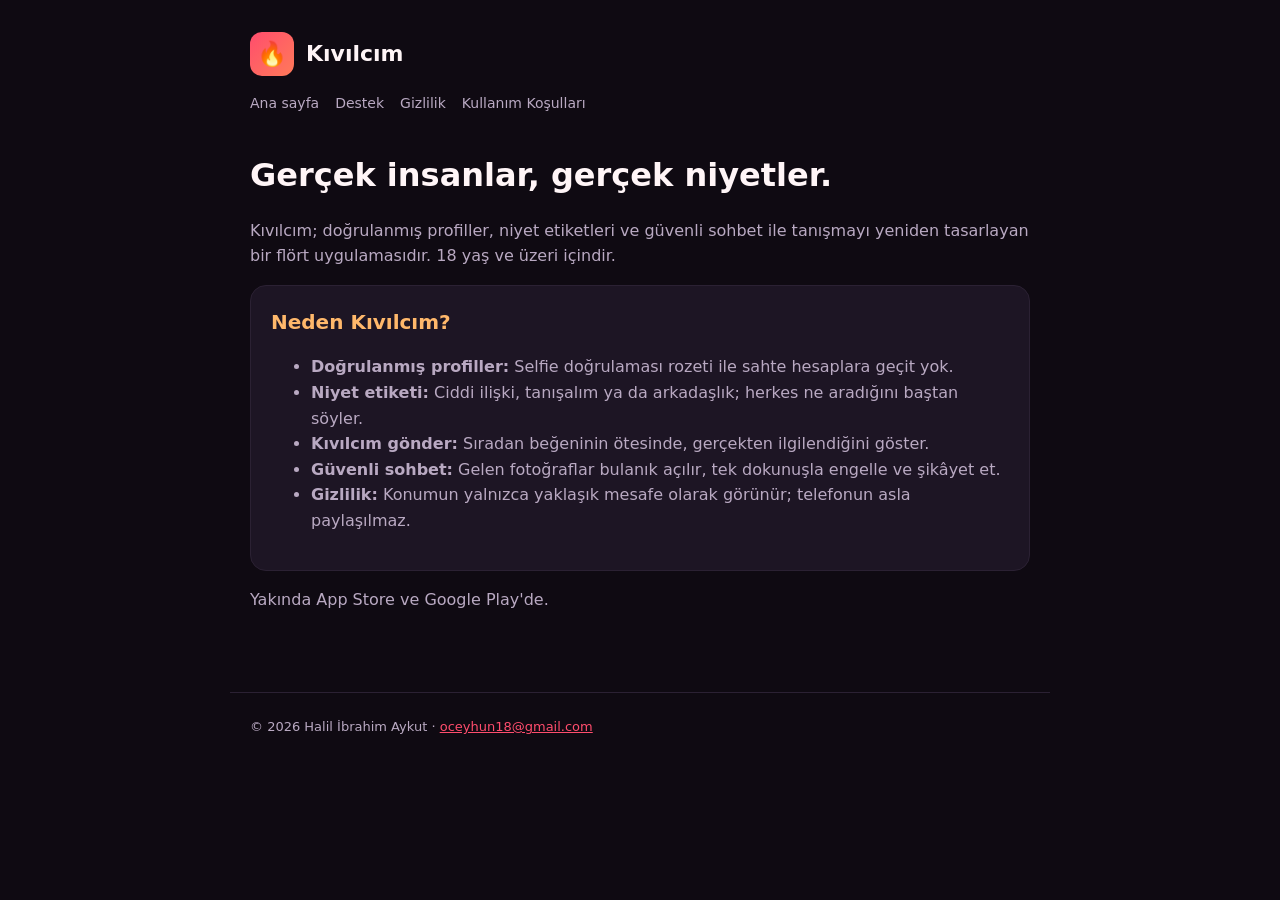
<file: index.html>
<!doctype html>
<html lang="tr">
<head>
<meta charset="utf-8">
<meta name="viewport" content="width=device-width,initial-scale=1">
<title>Kıvılcım — Gerçek insanlar, gerçek niyetler</title>
<meta name="description" content="Kıvılcım: doğrulanmış profillerle güvenli flört uygulaması. Türkiye odaklı, 18+.">
<link rel="stylesheet" href="style.css">
</head>
<body>
<header>
  <div class="brand"><div class="logo">🔥</div><strong>Kıvılcım</strong></div>
  <nav><a href="index.html">Ana sayfa</a><a href="destek.html">Destek</a><a href="gizlilik.html">Gizlilik</a><a href="kosullar.html">Kullanım Koşulları</a></nav>
</header>
<main>
  <h1>Gerçek insanlar, gerçek niyetler.</h1>
  <p>Kıvılcım; doğrulanmış profiller, niyet etiketleri ve güvenli sohbet ile tanışmayı yeniden tasarlayan bir flört uygulamasıdır. 18 yaş ve üzeri içindir.</p>
  <div class="card">
    <h2 style="margin-top:0">Neden Kıvılcım?</h2>
    <ul>
      <li><strong>Doğrulanmış profiller:</strong> Selfie doğrulaması rozeti ile sahte hesaplara geçit yok.</li>
      <li><strong>Niyet etiketi:</strong> Ciddi ilişki, tanışalım ya da arkadaşlık; herkes ne aradığını baştan söyler.</li>
      <li><strong>Kıvılcım gönder:</strong> Sıradan beğeninin ötesinde, gerçekten ilgilendiğini göster.</li>
      <li><strong>Güvenli sohbet:</strong> Gelen fotoğraflar bulanık açılır, tek dokunuşla engelle ve şikâyet et.</li>
      <li><strong>Gizlilik:</strong> Konumun yalnızca yaklaşık mesafe olarak görünür; telefonun asla paylaşılmaz.</li>
    </ul>
  </div>
  <p>Yakında App Store ve Google Play'de.</p>
</main>
<footer>© 2026 Halil İbrahim Aykut · <a href="mailto:oceyhun18@gmail.com">oceyhun18@gmail.com</a></footer>
</body>
</html>
</file>
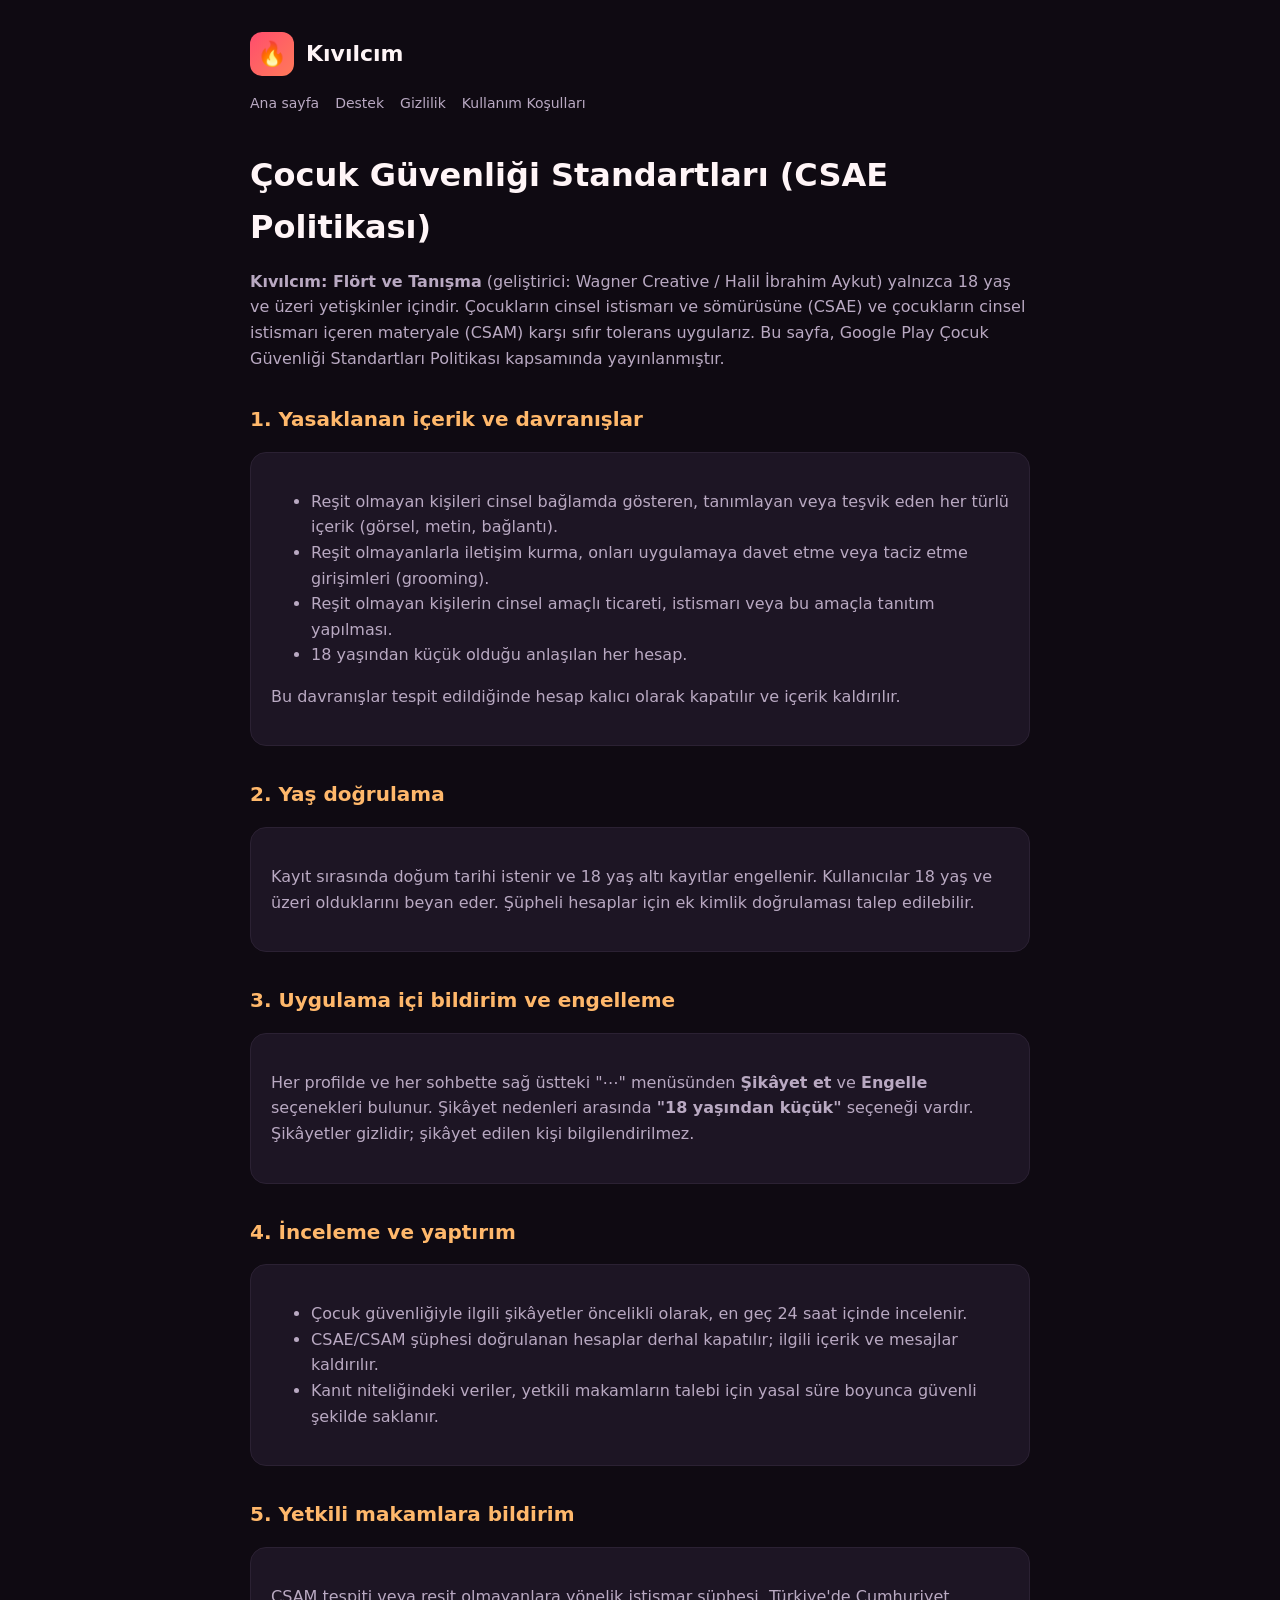
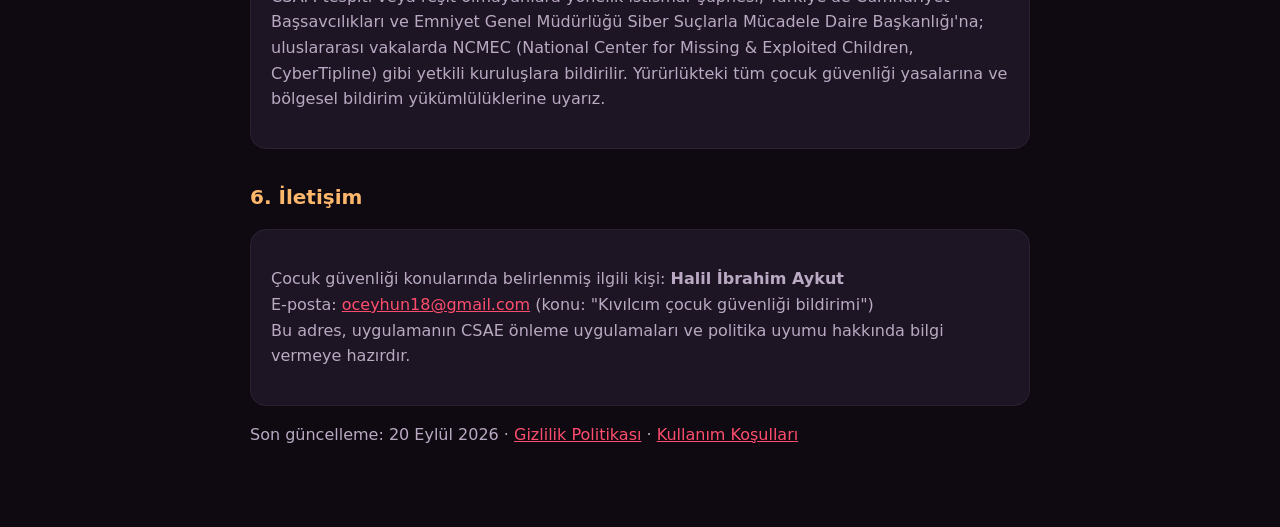
<file: cocuk-guvenligi.html>
<!doctype html>
<html lang="tr">
<head>
<meta charset="utf-8">
<meta name="viewport" content="width=device-width,initial-scale=1">
<title>Kıvılcım — Çocuk Güvenliği Standartları</title>
<link rel="stylesheet" href="style.css">
</head>
<body>
<header>
  <div class="brand"><div class="logo">🔥</div><strong>Kıvılcım</strong></div>
  <nav><a href="index.html">Ana sayfa</a><a href="destek.html">Destek</a><a href="gizlilik.html">Gizlilik</a><a href="kosullar.html">Kullanım Koşulları</a></nav>
</header>
<main>
  <h1>Çocuk Güvenliği Standartları (CSAE Politikası)</h1>
  <p><strong>Kıvılcım: Flört ve Tanışma</strong> (geliştirici: Wagner Creative / Halil İbrahim Aykut) yalnızca 18 yaş ve üzeri yetişkinler içindir. Çocukların cinsel istismarı ve sömürüsüne (CSAE) ve çocukların cinsel istismarı içeren materyale (CSAM) karşı sıfır tolerans uygularız. Bu sayfa, Google Play Çocuk Güvenliği Standartları Politikası kapsamında yayınlanmıştır.</p>

  <h2>1. Yasaklanan içerik ve davranışlar</h2>
  <div class="card">
    <ul>
      <li>Reşit olmayan kişileri cinsel bağlamda gösteren, tanımlayan veya teşvik eden her türlü içerik (görsel, metin, bağlantı).</li>
      <li>Reşit olmayanlarla iletişim kurma, onları uygulamaya davet etme veya taciz etme girişimleri (grooming).</li>
      <li>Reşit olmayan kişilerin cinsel amaçlı ticareti, istismarı veya bu amaçla tanıtım yapılması.</li>
      <li>18 yaşından küçük olduğu anlaşılan her hesap.</li>
    </ul>
    <p>Bu davranışlar tespit edildiğinde hesap kalıcı olarak kapatılır ve içerik kaldırılır.</p>
  </div>

  <h2>2. Yaş doğrulama</h2>
  <div class="card">
    <p>Kayıt sırasında doğum tarihi istenir ve 18 yaş altı kayıtlar engellenir. Kullanıcılar 18 yaş ve üzeri olduklarını beyan eder. Şüpheli hesaplar için ek kimlik doğrulaması talep edilebilir.</p>
  </div>

  <h2>3. Uygulama içi bildirim ve engelleme</h2>
  <div class="card">
    <p>Her profilde ve her sohbette sağ üstteki "⋯" menüsünden <strong>Şikâyet et</strong> ve <strong>Engelle</strong> seçenekleri bulunur. Şikâyet nedenleri arasında <strong>"18 yaşından küçük"</strong> seçeneği vardır. Şikâyetler gizlidir; şikâyet edilen kişi bilgilendirilmez.</p>
  </div>

  <h2>4. İnceleme ve yaptırım</h2>
  <div class="card">
    <ul>
      <li>Çocuk güvenliğiyle ilgili şikâyetler öncelikli olarak, en geç 24 saat içinde incelenir.</li>
      <li>CSAE/CSAM şüphesi doğrulanan hesaplar derhal kapatılır; ilgili içerik ve mesajlar kaldırılır.</li>
      <li>Kanıt niteliğindeki veriler, yetkili makamların talebi için yasal süre boyunca güvenli şekilde saklanır.</li>
    </ul>
  </div>

  <h2>5. Yetkili makamlara bildirim</h2>
  <div class="card">
    <p>CSAM tespiti veya reşit olmayanlara yönelik istismar şüphesi, Türkiye'de Cumhuriyet Başsavcılıkları ve Emniyet Genel Müdürlüğü Siber Suçlarla Mücadele Daire Başkanlığı'na; uluslararası vakalarda NCMEC (National Center for Missing & Exploited Children, CyberTipline) gibi yetkili kuruluşlara bildirilir. Yürürlükteki tüm çocuk güvenliği yasalarına ve bölgesel bildirim yükümlülüklerine uyarız.</p>
  </div>

  <h2>6. İletişim</h2>
  <div class="card">
    <p>Çocuk güvenliği konularında belirlenmiş ilgili kişi: <strong>Halil İbrahim Aykut</strong><br>
    E-posta: <a href="mailto:oceyhun18@gmail.com?subject=K%C4%B1v%C4%B1lc%C4%B1m%20%C3%A7ocuk%20g%C3%BCvenli%C4%9Fi%20bildirimi">oceyhun18@gmail.com</a> (konu: "Kıvılcım çocuk güvenliği bildirimi")<br>
    Bu adres, uygulamanın CSAE önleme uygulamaları ve politika uyumu hakkında bilgi vermeye hazırdır.</p>
  </div>

  <p>Son güncelleme: 20 Eylül 2026 · <a href="gizlilik.html">Gizlilik Politikası</a> · <a href="kosullar.html">Kullanım Koşulları</a></p>
</main>
</body>
</html>
</file>
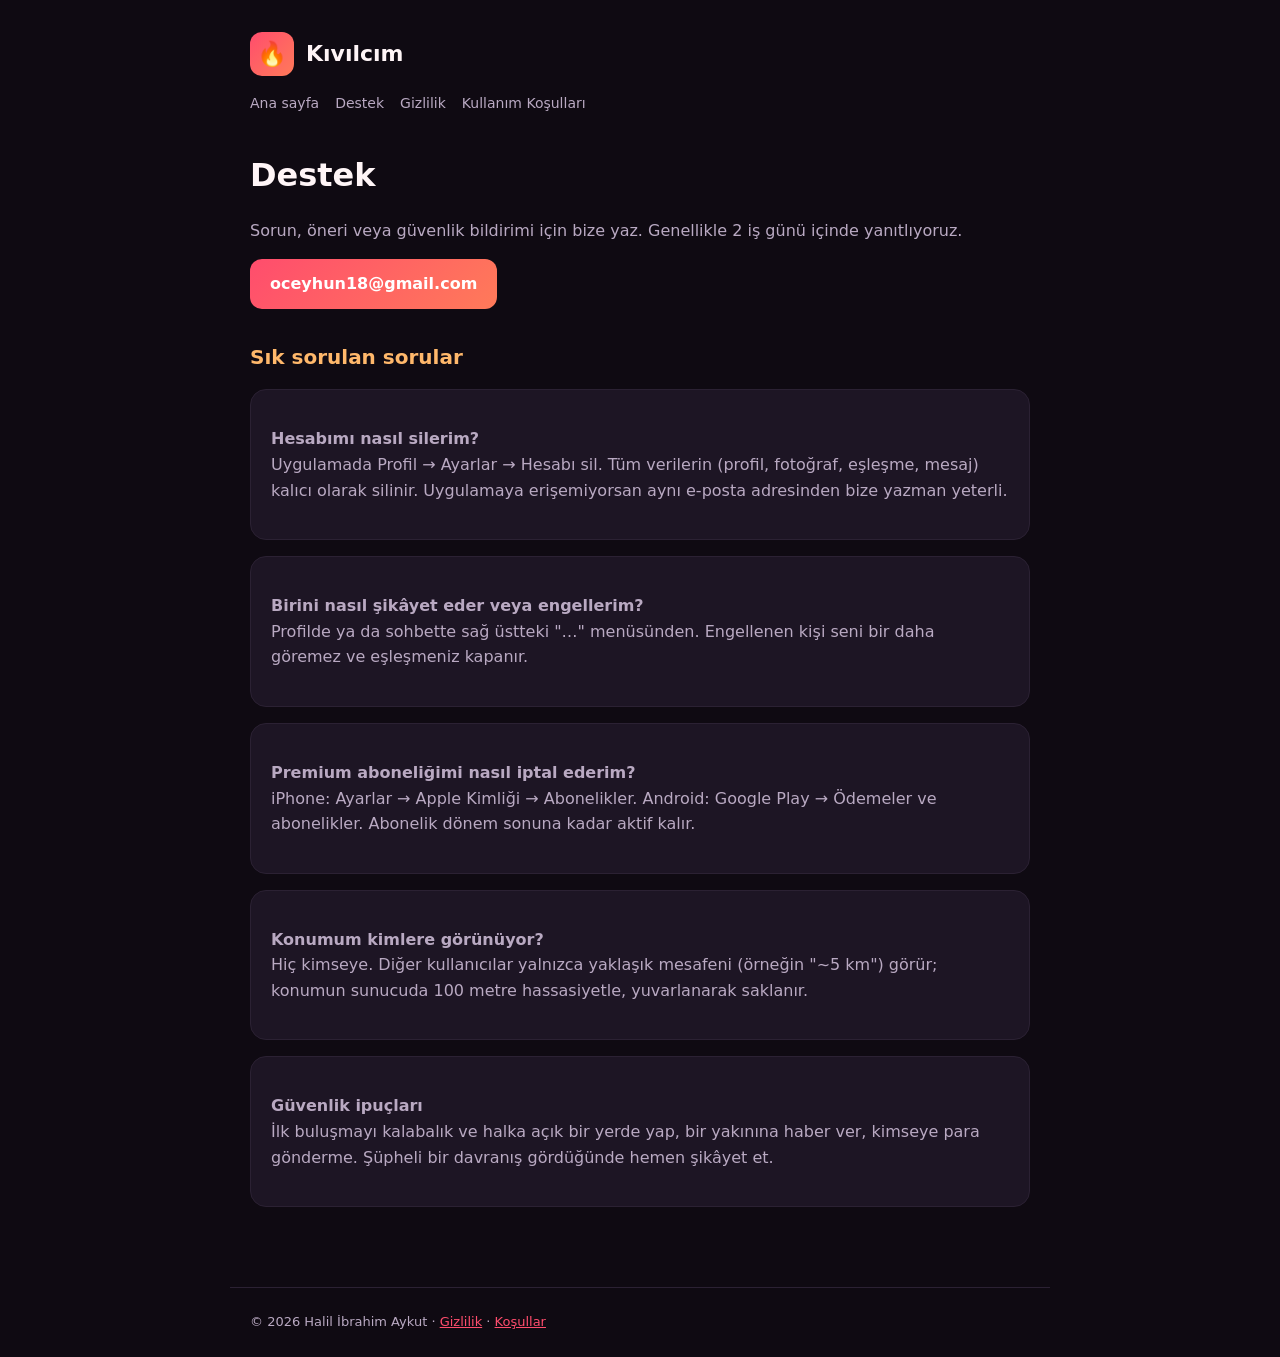
<file: destek.html>
<!doctype html>
<html lang="tr">
<head>
<meta charset="utf-8">
<meta name="viewport" content="width=device-width,initial-scale=1">
<title>Kıvılcım — Destek</title>
<link rel="stylesheet" href="style.css">
</head>
<body>
<header>
  <div class="brand"><div class="logo">🔥</div><strong>Kıvılcım</strong></div>
  <nav><a href="index.html">Ana sayfa</a><a href="destek.html">Destek</a><a href="gizlilik.html">Gizlilik</a><a href="kosullar.html">Kullanım Koşulları</a></nav>
</header>
<main>
  <h1>Destek</h1>
  <p>Sorun, öneri veya güvenlik bildirimi için bize yaz. Genellikle 2 iş günü içinde yanıtlıyoruz.</p>
  <p><a class="btn" href="mailto:oceyhun18@gmail.com?subject=Kıvılcım%20Destek">oceyhun18@gmail.com</a></p>

  <h2>Sık sorulan sorular</h2>
  <div class="card">
    <p><strong>Hesabımı nasıl silerim?</strong><br>Uygulamada Profil → Ayarlar → Hesabı sil. Tüm verilerin (profil, fotoğraf, eşleşme, mesaj) kalıcı olarak silinir. Uygulamaya erişemiyorsan aynı e-posta adresinden bize yazman yeterli.</p>
  </div>
  <div class="card">
    <p><strong>Birini nasıl şikâyet eder veya engellerim?</strong><br>Profilde ya da sohbette sağ üstteki "…" menüsünden. Engellenen kişi seni bir daha göremez ve eşleşmeniz kapanır.</p>
  </div>
  <div class="card">
    <p><strong>Premium aboneliğimi nasıl iptal ederim?</strong><br>iPhone: Ayarlar → Apple Kimliği → Abonelikler. Android: Google Play → Ödemeler ve abonelikler. Abonelik dönem sonuna kadar aktif kalır.</p>
  </div>
  <div class="card">
    <p><strong>Konumum kimlere görünüyor?</strong><br>Hiç kimseye. Diğer kullanıcılar yalnızca yaklaşık mesafeni (örneğin "~5 km") görür; konumun sunucuda 100 metre hassasiyetle, yuvarlanarak saklanır.</p>
  </div>
  <div class="card">
    <p><strong>Güvenlik ipuçları</strong><br>İlk buluşmayı kalabalık ve halka açık bir yerde yap, bir yakınına haber ver, kimseye para gönderme. Şüpheli bir davranış gördüğünde hemen şikâyet et.</p>
  </div>
</main>
<footer>© 2026 Halil İbrahim Aykut · <a href="gizlilik.html">Gizlilik</a> · <a href="kosullar.html">Koşullar</a></footer>
</body>
</html>
</file>
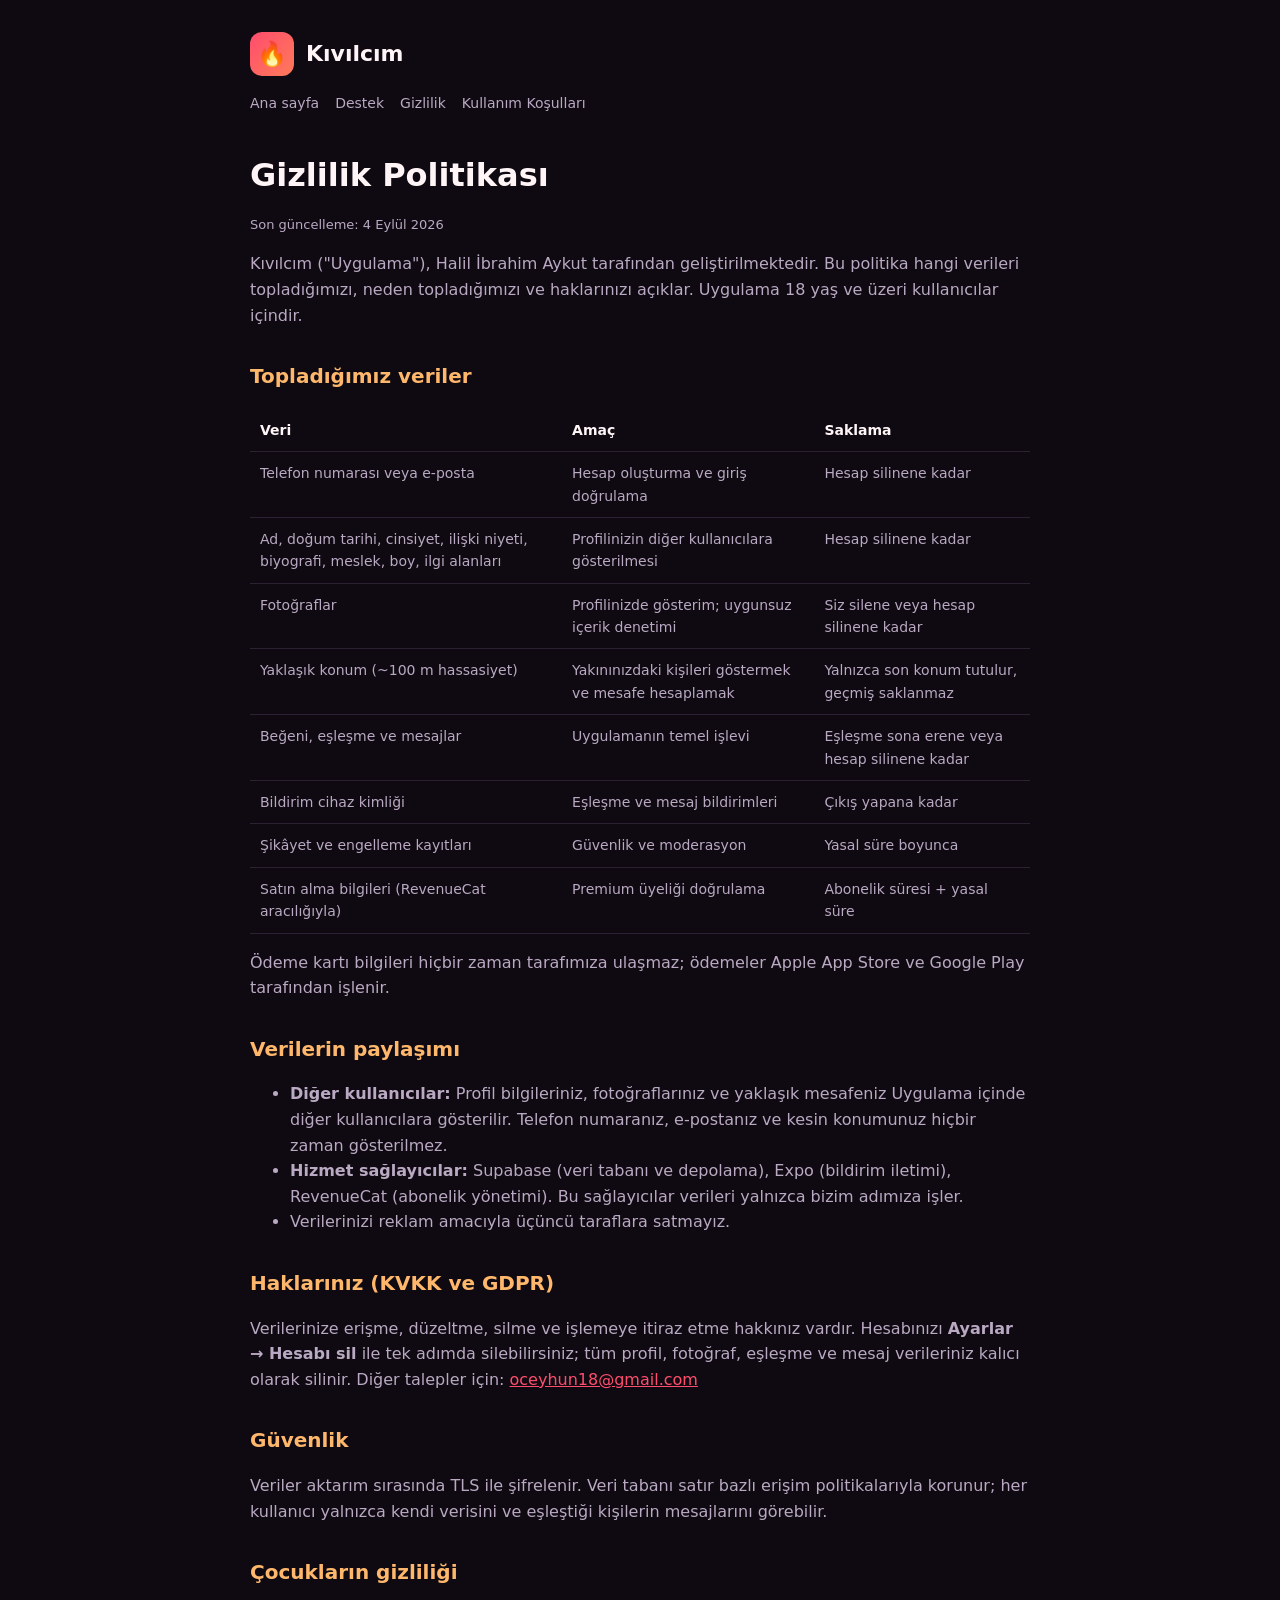
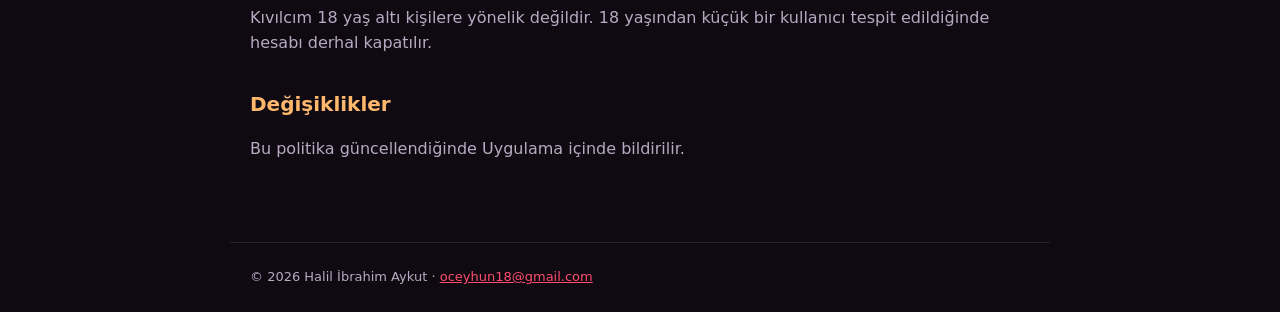
<file: gizlilik.html>
<!doctype html>
<html lang="tr">
<head>
<meta charset="utf-8">
<meta name="viewport" content="width=device-width,initial-scale=1">
<title>Kıvılcım — Gizlilik Politikası</title>
<link rel="stylesheet" href="style.css">
</head>
<body>
<header>
  <div class="brand"><div class="logo">🔥</div><strong>Kıvılcım</strong></div>
  <nav><a href="index.html">Ana sayfa</a><a href="destek.html">Destek</a><a href="gizlilik.html">Gizlilik</a><a href="kosullar.html">Kullanım Koşulları</a></nav>
</header>
<main>
  <h1>Gizlilik Politikası</h1>
  <p class="meta">Son güncelleme: 4 Eylül 2026</p>
  <p>Kıvılcım ("Uygulama"), Halil İbrahim Aykut tarafından geliştirilmektedir. Bu politika hangi verileri topladığımızı, neden topladığımızı ve haklarınızı açıklar. Uygulama 18 yaş ve üzeri kullanıcılar içindir.</p>

  <h2>Topladığımız veriler</h2>
  <table>
    <tr><th>Veri</th><th>Amaç</th><th>Saklama</th></tr>
    <tr><td>Telefon numarası veya e-posta</td><td>Hesap oluşturma ve giriş doğrulama</td><td>Hesap silinene kadar</td></tr>
    <tr><td>Ad, doğum tarihi, cinsiyet, ilişki niyeti, biyografi, meslek, boy, ilgi alanları</td><td>Profilinizin diğer kullanıcılara gösterilmesi</td><td>Hesap silinene kadar</td></tr>
    <tr><td>Fotoğraflar</td><td>Profilinizde gösterim; uygunsuz içerik denetimi</td><td>Siz silene veya hesap silinene kadar</td></tr>
    <tr><td>Yaklaşık konum (~100 m hassasiyet)</td><td>Yakınınızdaki kişileri göstermek ve mesafe hesaplamak</td><td>Yalnızca son konum tutulur, geçmiş saklanmaz</td></tr>
    <tr><td>Beğeni, eşleşme ve mesajlar</td><td>Uygulamanın temel işlevi</td><td>Eşleşme sona erene veya hesap silinene kadar</td></tr>
    <tr><td>Bildirim cihaz kimliği</td><td>Eşleşme ve mesaj bildirimleri</td><td>Çıkış yapana kadar</td></tr>
    <tr><td>Şikâyet ve engelleme kayıtları</td><td>Güvenlik ve moderasyon</td><td>Yasal süre boyunca</td></tr>
    <tr><td>Satın alma bilgileri (RevenueCat aracılığıyla)</td><td>Premium üyeliği doğrulama</td><td>Abonelik süresi + yasal süre</td></tr>
  </table>
  <p>Ödeme kartı bilgileri hiçbir zaman tarafımıza ulaşmaz; ödemeler Apple App Store ve Google Play tarafından işlenir.</p>

  <h2>Verilerin paylaşımı</h2>
  <ul>
    <li><strong>Diğer kullanıcılar:</strong> Profil bilgileriniz, fotoğraflarınız ve yaklaşık mesafeniz Uygulama içinde diğer kullanıcılara gösterilir. Telefon numaranız, e-postanız ve kesin konumunuz hiçbir zaman gösterilmez.</li>
    <li><strong>Hizmet sağlayıcılar:</strong> Supabase (veri tabanı ve depolama), Expo (bildirim iletimi), RevenueCat (abonelik yönetimi). Bu sağlayıcılar verileri yalnızca bizim adımıza işler.</li>
    <li>Verilerinizi reklam amacıyla üçüncü taraflara satmayız.</li>
  </ul>

  <h2>Haklarınız (KVKK ve GDPR)</h2>
  <p>Verilerinize erişme, düzeltme, silme ve işlemeye itiraz etme hakkınız vardır. Hesabınızı <strong>Ayarlar → Hesabı sil</strong> ile tek adımda silebilirsiniz; tüm profil, fotoğraf, eşleşme ve mesaj verileriniz kalıcı olarak silinir. Diğer talepler için: <a href="mailto:oceyhun18@gmail.com">oceyhun18@gmail.com</a></p>

  <h2>Güvenlik</h2>
  <p>Veriler aktarım sırasında TLS ile şifrelenir. Veri tabanı satır bazlı erişim politikalarıyla korunur; her kullanıcı yalnızca kendi verisini ve eşleştiği kişilerin mesajlarını görebilir.</p>

  <h2>Çocukların gizliliği</h2>
  <p>Kıvılcım 18 yaş altı kişilere yönelik değildir. 18 yaşından küçük bir kullanıcı tespit edildiğinde hesabı derhal kapatılır.</p>

  <h2>Değişiklikler</h2>
  <p>Bu politika güncellendiğinde Uygulama içinde bildirilir.</p>
</main>
<footer>© 2026 Halil İbrahim Aykut · <a href="mailto:oceyhun18@gmail.com">oceyhun18@gmail.com</a></footer>
</body>
</html>
</file>
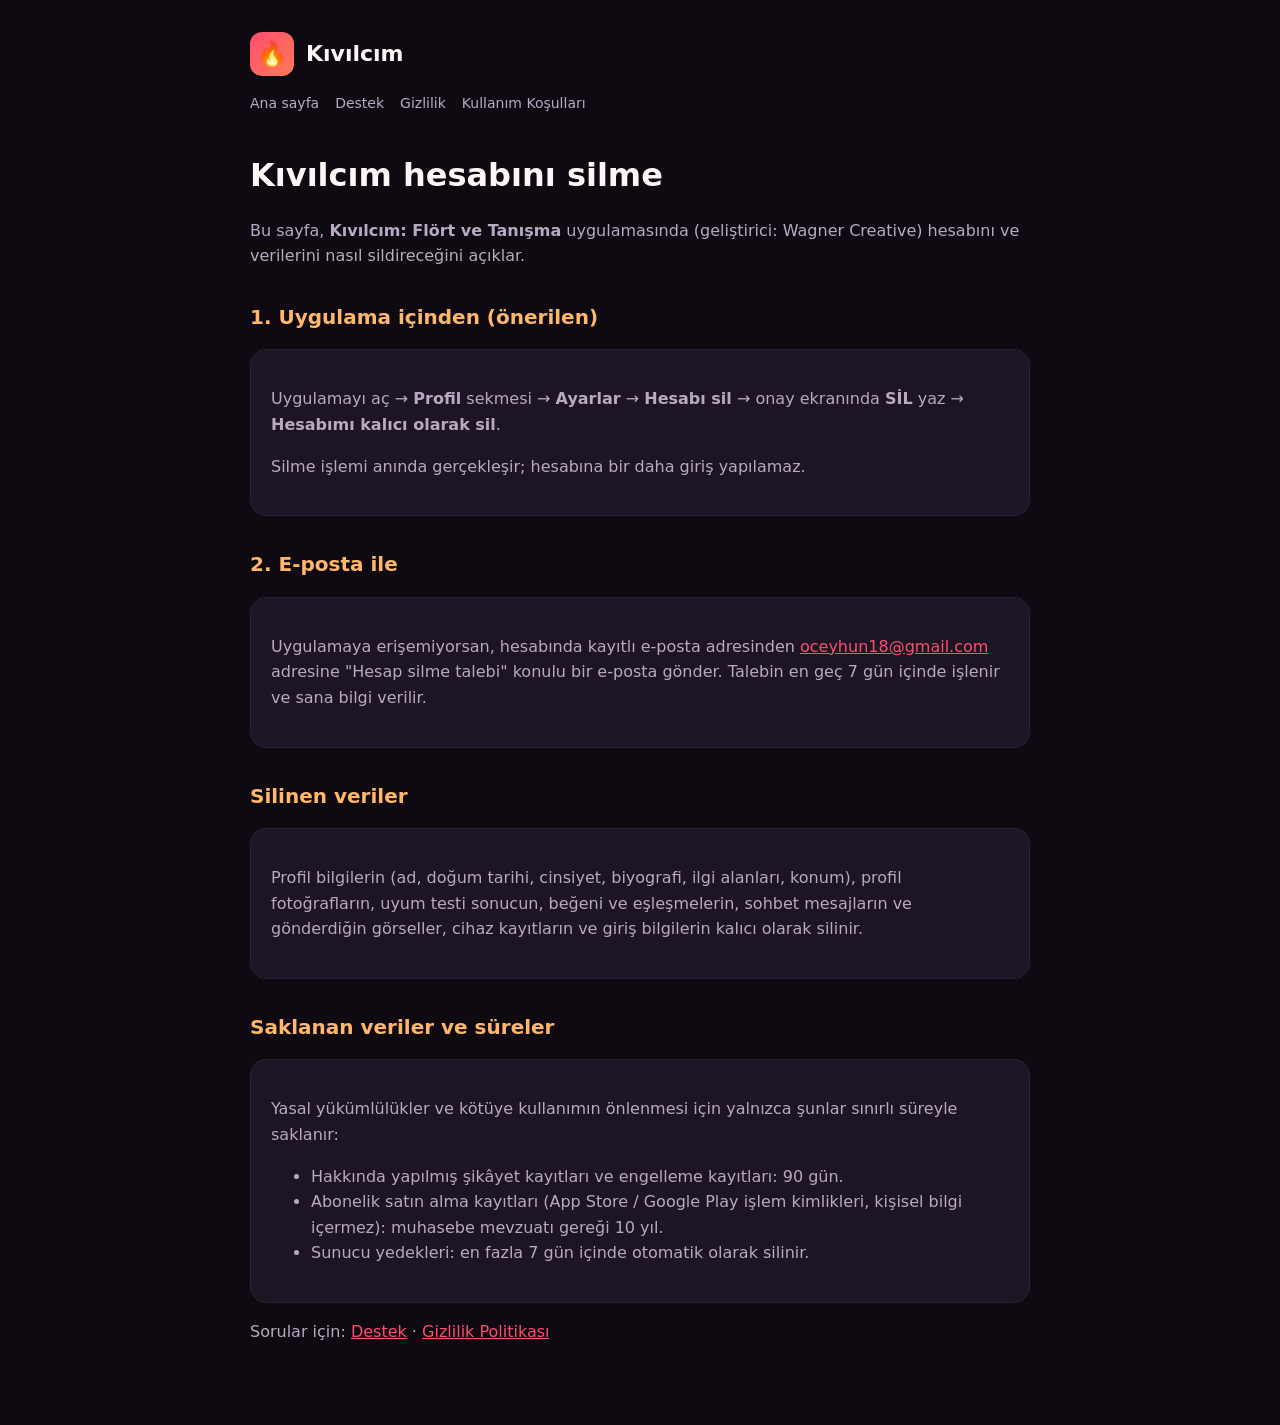
<file: hesap-silme.html>
<!doctype html>
<html lang="tr">
<head>
<meta charset="utf-8">
<meta name="viewport" content="width=device-width,initial-scale=1">
<title>Kıvılcım — Hesap Silme</title>
<link rel="stylesheet" href="style.css">
</head>
<body>
<header>
  <div class="brand"><div class="logo">🔥</div><strong>Kıvılcım</strong></div>
  <nav><a href="index.html">Ana sayfa</a><a href="destek.html">Destek</a><a href="gizlilik.html">Gizlilik</a><a href="kosullar.html">Kullanım Koşulları</a></nav>
</header>
<main>
  <h1>Kıvılcım hesabını silme</h1>
  <p>Bu sayfa, <strong>Kıvılcım: Flört ve Tanışma</strong> uygulamasında (geliştirici: Wagner Creative) hesabını ve verilerini nasıl sildireceğini açıklar.</p>

  <h2>1. Uygulama içinden (önerilen)</h2>
  <div class="card">
    <p>Uygulamayı aç → <strong>Profil</strong> sekmesi → <strong>Ayarlar</strong> → <strong>Hesabı sil</strong> → onay ekranında <strong>SİL</strong> yaz → <strong>Hesabımı kalıcı olarak sil</strong>.</p>
    <p>Silme işlemi anında gerçekleşir; hesabına bir daha giriş yapılamaz.</p>
  </div>

  <h2>2. E-posta ile</h2>
  <div class="card">
    <p>Uygulamaya erişemiyorsan, hesabında kayıtlı e-posta adresinden <a href="mailto:oceyhun18@gmail.com?subject=K%C4%B1v%C4%B1lc%C4%B1m%20hesap%20silme%20talebi">oceyhun18@gmail.com</a> adresine "Hesap silme talebi" konulu bir e-posta gönder. Talebin en geç 7 gün içinde işlenir ve sana bilgi verilir.</p>
  </div>

  <h2>Silinen veriler</h2>
  <div class="card">
    <p>Profil bilgilerin (ad, doğum tarihi, cinsiyet, biyografi, ilgi alanları, konum), profil fotoğrafların, uyum testi sonucun, beğeni ve eşleşmelerin, sohbet mesajların ve gönderdiğin görseller, cihaz kayıtların ve giriş bilgilerin kalıcı olarak silinir.</p>
  </div>

  <h2>Saklanan veriler ve süreler</h2>
  <div class="card">
    <p>Yasal yükümlülükler ve kötüye kullanımın önlenmesi için yalnızca şunlar sınırlı süreyle saklanır:</p>
    <ul>
      <li>Hakkında yapılmış şikâyet kayıtları ve engelleme kayıtları: 90 gün.</li>
      <li>Abonelik satın alma kayıtları (App Store / Google Play işlem kimlikleri, kişisel bilgi içermez): muhasebe mevzuatı gereği 10 yıl.</li>
      <li>Sunucu yedekleri: en fazla 7 gün içinde otomatik olarak silinir.</li>
    </ul>
  </div>

  <p>Sorular için: <a href="destek.html">Destek</a> · <a href="gizlilik.html">Gizlilik Politikası</a></p>
</main>
</body>
</html>
</file>
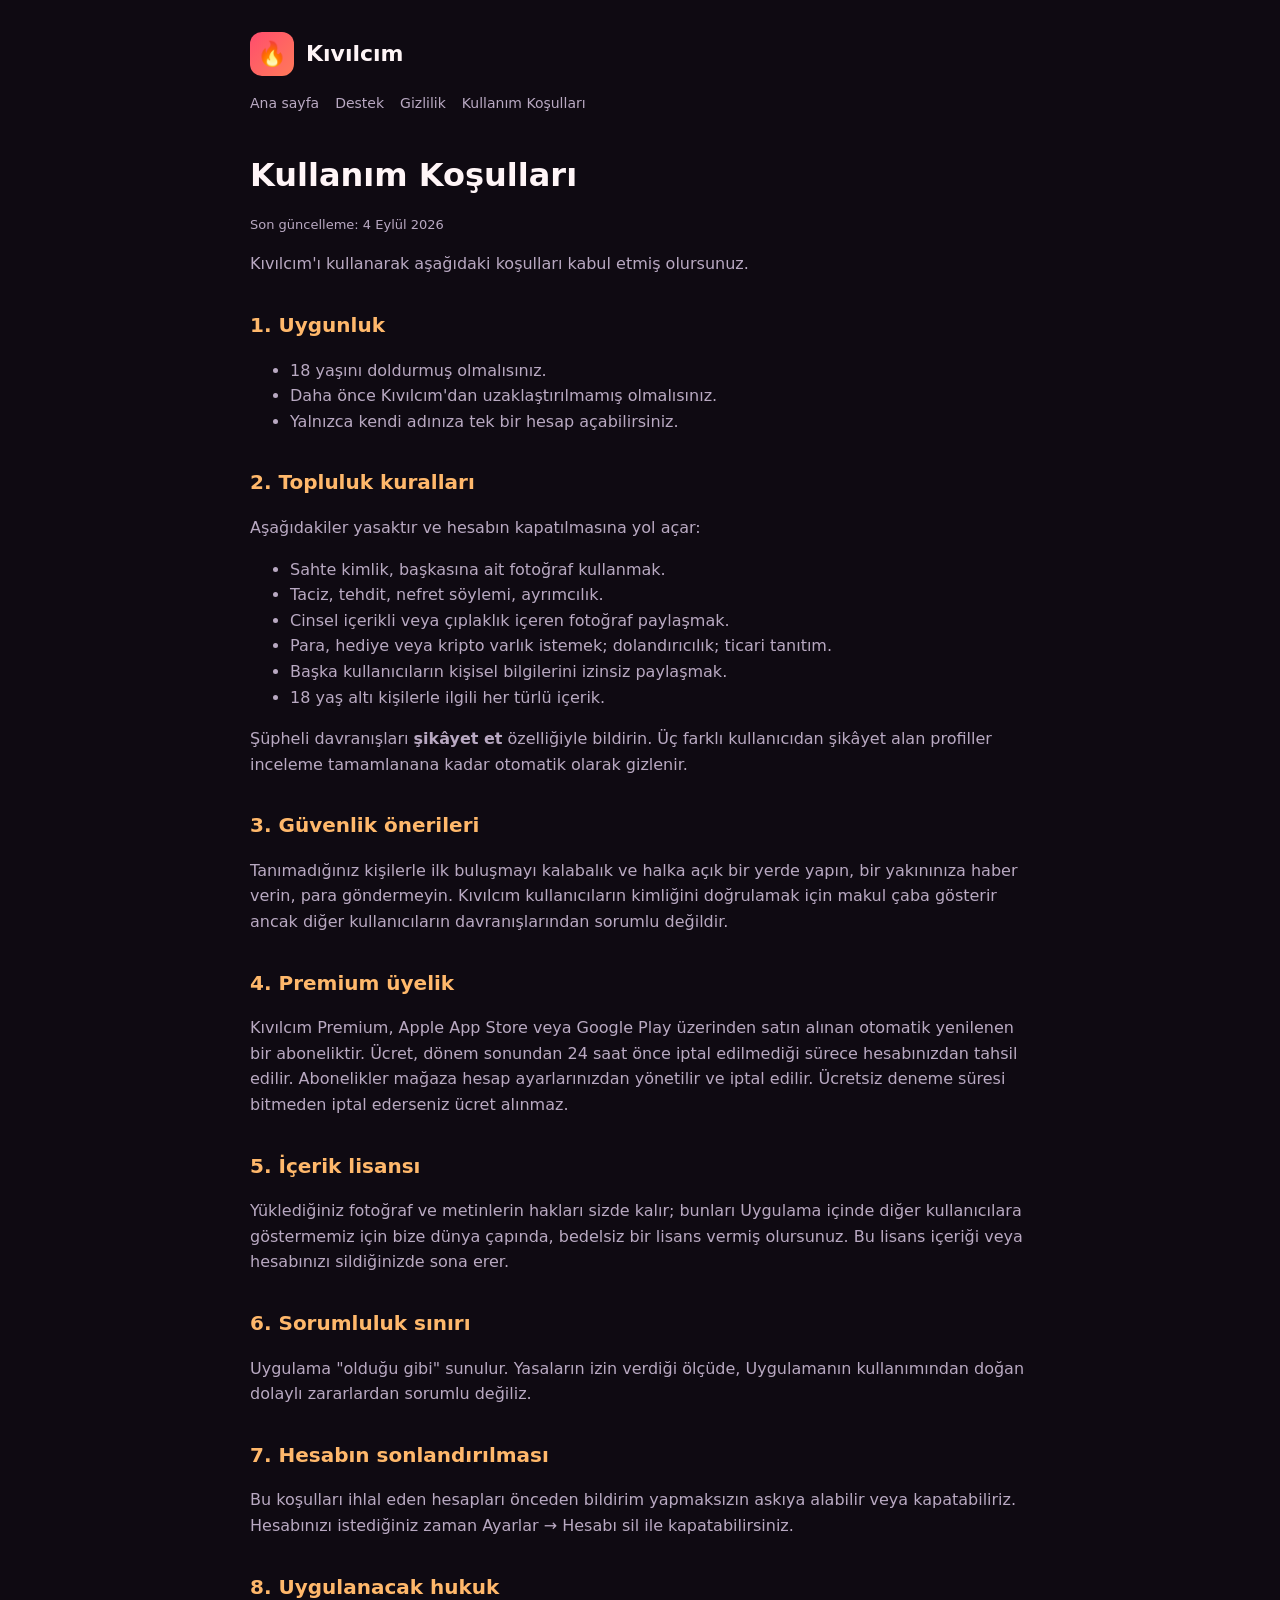
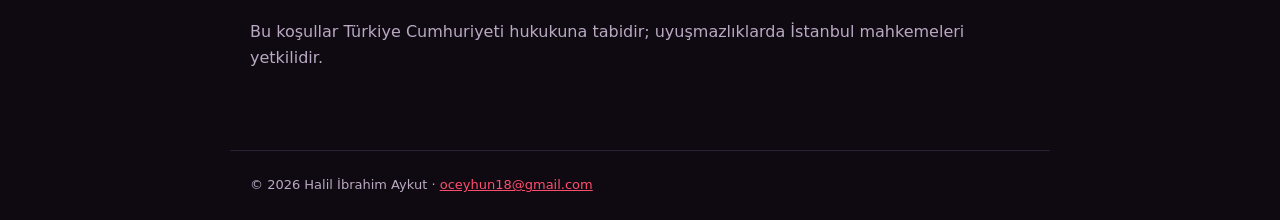
<file: kosullar.html>
<!doctype html>
<html lang="tr">
<head>
<meta charset="utf-8">
<meta name="viewport" content="width=device-width,initial-scale=1">
<title>Kıvılcım — Kullanım Koşulları</title>
<link rel="stylesheet" href="style.css">
</head>
<body>
<header>
  <div class="brand"><div class="logo">🔥</div><strong>Kıvılcım</strong></div>
  <nav><a href="index.html">Ana sayfa</a><a href="destek.html">Destek</a><a href="gizlilik.html">Gizlilik</a><a href="kosullar.html">Kullanım Koşulları</a></nav>
</header>
<main>
  <h1>Kullanım Koşulları</h1>
  <p class="meta">Son güncelleme: 4 Eylül 2026</p>
  <p>Kıvılcım'ı kullanarak aşağıdaki koşulları kabul etmiş olursunuz.</p>

  <h2>1. Uygunluk</h2>
  <ul>
    <li>18 yaşını doldurmuş olmalısınız.</li>
    <li>Daha önce Kıvılcım'dan uzaklaştırılmamış olmalısınız.</li>
    <li>Yalnızca kendi adınıza tek bir hesap açabilirsiniz.</li>
  </ul>

  <h2>2. Topluluk kuralları</h2>
  <p>Aşağıdakiler yasaktır ve hesabın kapatılmasına yol açar:</p>
  <ul>
    <li>Sahte kimlik, başkasına ait fotoğraf kullanmak.</li>
    <li>Taciz, tehdit, nefret söylemi, ayrımcılık.</li>
    <li>Cinsel içerikli veya çıplaklık içeren fotoğraf paylaşmak.</li>
    <li>Para, hediye veya kripto varlık istemek; dolandırıcılık; ticari tanıtım.</li>
    <li>Başka kullanıcıların kişisel bilgilerini izinsiz paylaşmak.</li>
    <li>18 yaş altı kişilerle ilgili her türlü içerik.</li>
  </ul>
  <p>Şüpheli davranışları <strong>şikâyet et</strong> özelliğiyle bildirin. Üç farklı kullanıcıdan şikâyet alan profiller inceleme tamamlanana kadar otomatik olarak gizlenir.</p>

  <h2>3. Güvenlik önerileri</h2>
  <p>Tanımadığınız kişilerle ilk buluşmayı kalabalık ve halka açık bir yerde yapın, bir yakınınıza haber verin, para göndermeyin. Kıvılcım kullanıcıların kimliğini doğrulamak için makul çaba gösterir ancak diğer kullanıcıların davranışlarından sorumlu değildir.</p>

  <h2>4. Premium üyelik</h2>
  <p>Kıvılcım Premium, Apple App Store veya Google Play üzerinden satın alınan otomatik yenilenen bir aboneliktir. Ücret, dönem sonundan 24 saat önce iptal edilmediği sürece hesabınızdan tahsil edilir. Abonelikler mağaza hesap ayarlarınızdan yönetilir ve iptal edilir. Ücretsiz deneme süresi bitmeden iptal ederseniz ücret alınmaz.</p>

  <h2>5. İçerik lisansı</h2>
  <p>Yüklediğiniz fotoğraf ve metinlerin hakları sizde kalır; bunları Uygulama içinde diğer kullanıcılara göstermemiz için bize dünya çapında, bedelsiz bir lisans vermiş olursunuz. Bu lisans içeriği veya hesabınızı sildiğinizde sona erer.</p>

  <h2>6. Sorumluluk sınırı</h2>
  <p>Uygulama "olduğu gibi" sunulur. Yasaların izin verdiği ölçüde, Uygulamanın kullanımından doğan dolaylı zararlardan sorumlu değiliz.</p>

  <h2>7. Hesabın sonlandırılması</h2>
  <p>Bu koşulları ihlal eden hesapları önceden bildirim yapmaksızın askıya alabilir veya kapatabiliriz. Hesabınızı istediğiniz zaman Ayarlar → Hesabı sil ile kapatabilirsiniz.</p>

  <h2>8. Uygulanacak hukuk</h2>
  <p>Bu koşullar Türkiye Cumhuriyeti hukukuna tabidir; uyuşmazlıklarda İstanbul mahkemeleri yetkilidir.</p>
</main>
<footer>© 2026 Halil İbrahim Aykut · <a href="mailto:oceyhun18@gmail.com">oceyhun18@gmail.com</a></footer>
</body>
</html>
</file>
<file: style.css>
:root{--bg:#0F0A12;--card:#1D1524;--border:#2B2133;--primary:#FF4D6D;--ember:#FFB86B;--text:#FFF5F7;--muted:#B9A9C2}
*{box-sizing:border-box}
body{margin:0;background:var(--bg);color:var(--text);font-family:system-ui,-apple-system,"Segoe UI",Roboto,sans-serif;line-height:1.6}
header{padding:32px 20px 8px;max-width:820px;margin:0 auto}
header a{color:var(--muted);text-decoration:none;font-size:14px}
header a:hover{color:var(--text)}
.brand{display:flex;align-items:center;gap:12px;margin-bottom:16px}
.logo{width:44px;height:44px;border-radius:12px;background:linear-gradient(135deg,#FF4D6D,#FF7A59);display:flex;align-items:center;justify-content:center;font-size:24px}
.brand strong{font-size:22px}
nav{display:flex;gap:16px;flex-wrap:wrap}
main{max-width:820px;margin:0 auto;padding:16px 20px 64px}
h1{font-size:32px;margin:12px 0 4px}
h2{font-size:20px;margin-top:32px;color:var(--ember)}
p,li{color:var(--muted)}
p.meta{font-size:13px}
table{width:100%;border-collapse:collapse;margin:12px 0;font-size:14px}
th,td{text-align:left;padding:10px;border-bottom:1px solid var(--border);vertical-align:top;color:var(--muted)}
th{color:var(--text)}
.card{background:var(--card);border:1px solid var(--border);border-radius:16px;padding:20px;margin:16px 0}
.btn{display:inline-block;background:linear-gradient(135deg,#FF4D6D,#FF7A59);color:#fff;text-decoration:none;padding:12px 20px;border-radius:12px;font-weight:700}
footer{max-width:820px;margin:0 auto;padding:24px 20px;color:var(--muted);font-size:13px;border-top:1px solid var(--border)}
a{color:var(--primary)}
@media (max-width:600px){table{display:block;overflow-x:auto}}
</file>
